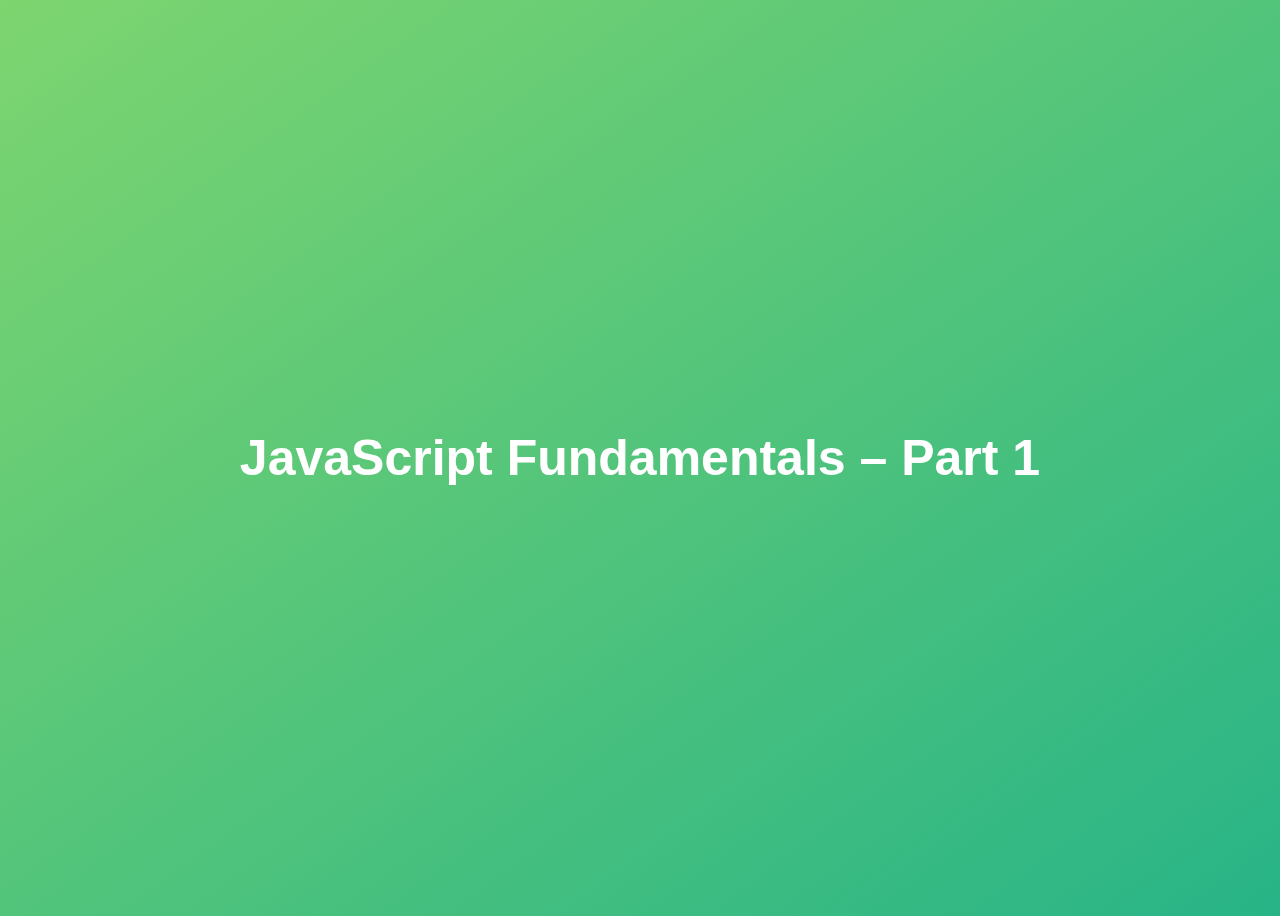
<file: 01-Fundamentals-Part-1/final/index.html>
<!DOCTYPE html>
<html lang="en">
  <head>
    <meta charset="UTF-8" />
    <meta name="viewport" content="width=device-width, initial-scale=1.0" />
    <meta http-equiv="X-UA-Compatible" content="ie=edge" />
    <title>JavaScript Fundamentals – Part 1</title>
    <style>
      body {
        height: 100vh;
        display: flex;
        align-items: center;
        background: linear-gradient(to top left, #28b487, #7dd56f);
      }
      h1 {
        font-family: sans-serif;
        font-size: 50px;
        line-height: 1.3;
        width: 100%;
        padding: 30px;
        text-align: center;
        color: white;
      }
    </style>
  </head>
  <body>
    <h1>JavaScript Fundamentals – Part 1</h1>

    <script src="script.js"></script>
  </body>
</html>
</file>
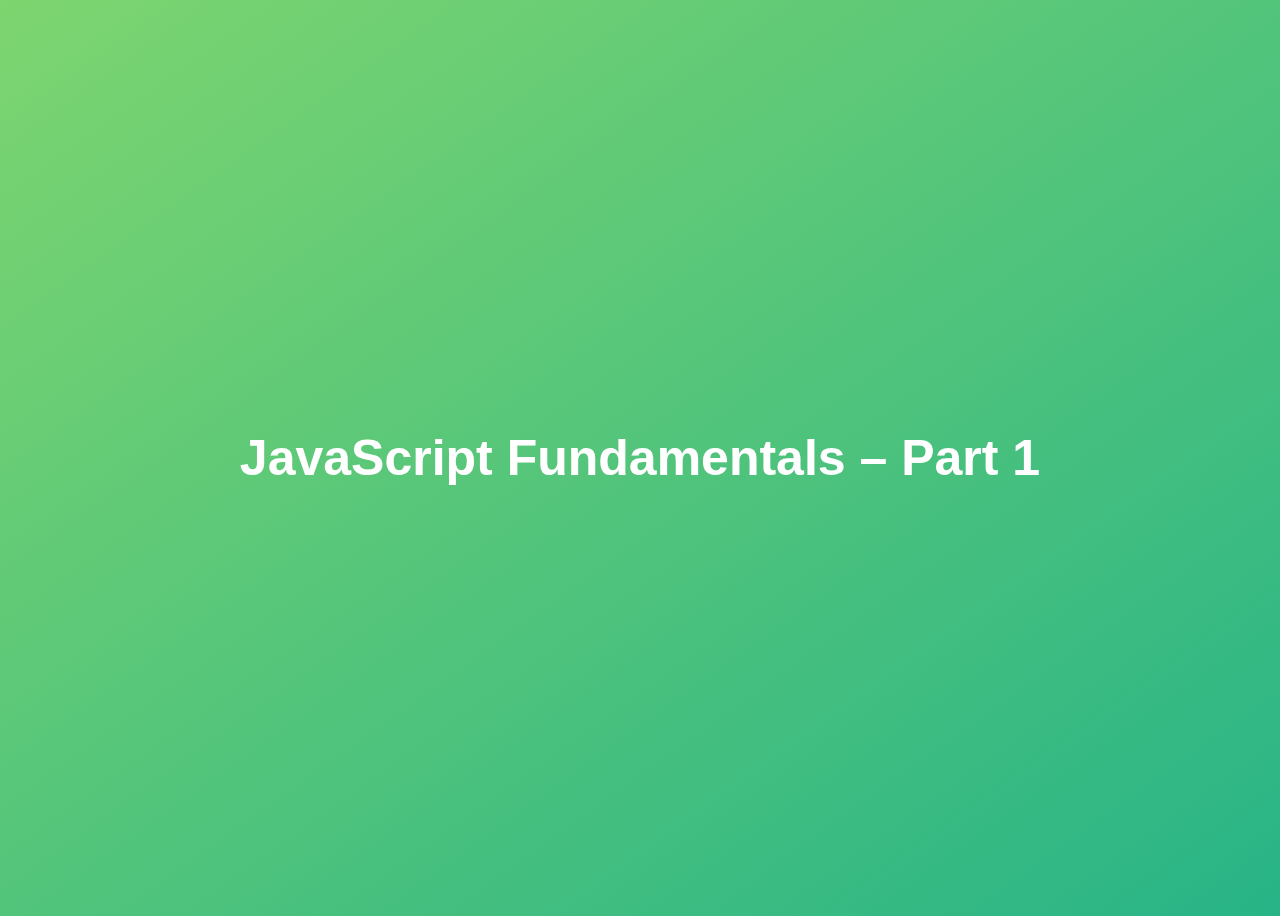
<file: 01-Fundamentals-Part-1/starter/index.html>
<!DOCTYPE html>
<html lang="en">
  <head>
    <meta charset="UTF-8" />
    <meta name="viewport" content="width=device-width, initial-scale=1.0" />
    <meta http-equiv="X-UA-Compatible" content="ie=edge" />
    <title>JavaScript Fundamentals – Part 1</title>
    <style>
      body {
        height: 100vh;
        display: flex;
        align-items: center;
        background: linear-gradient(to top left, #28b487, #7dd56f);
      }
      h1 {
        font-family: sans-serif;
        font-size: 50px;
        line-height: 1.3;
        width: 100%;
        padding: 30px;
        text-align: center;
        color: white;
      }
    </style>
  </head>
  <body>
    <h1>JavaScript Fundamentals – Part 1</h1>
  </body>
</html>
</file>
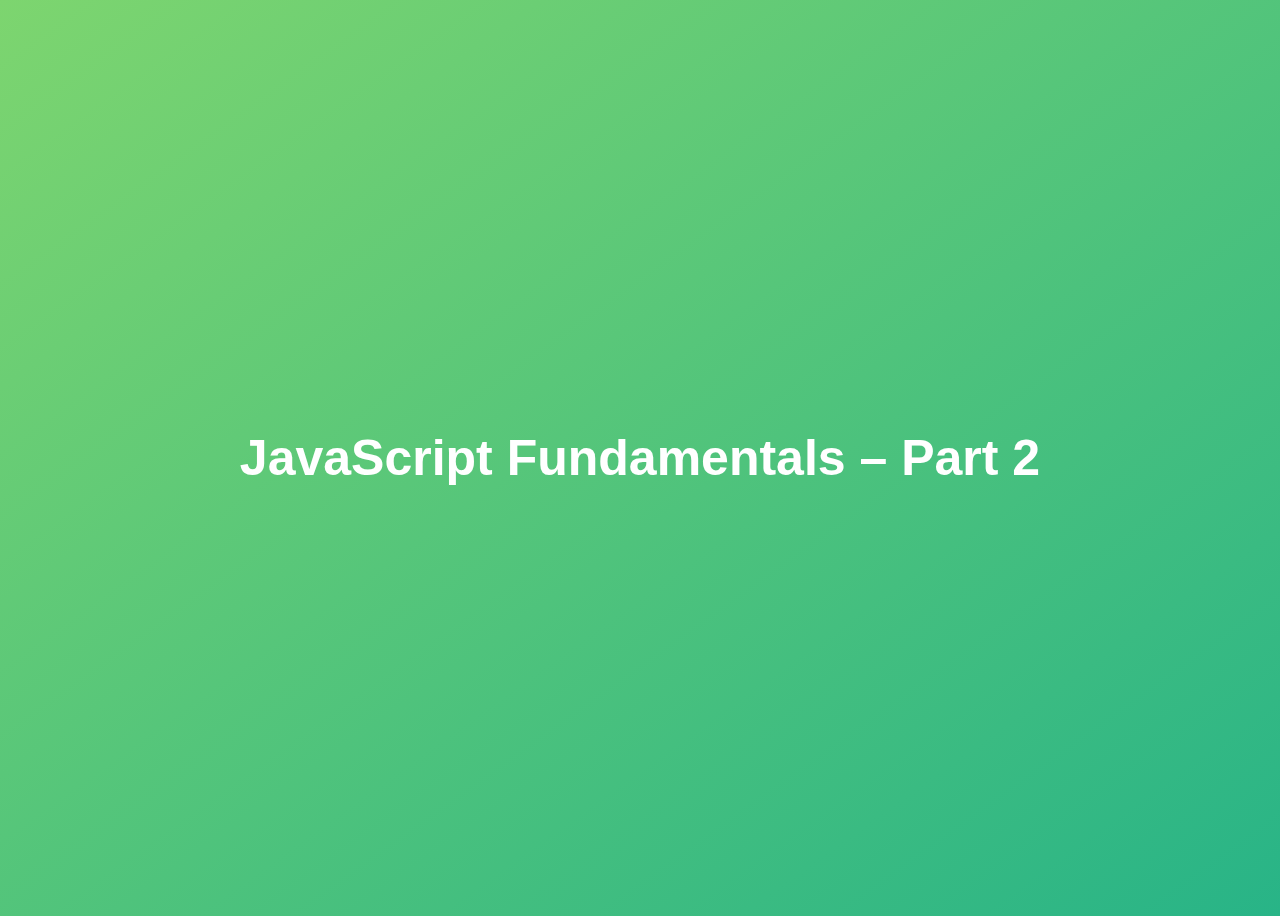
<file: 02-Fundamentals-Part-2/final/index.html>
<!DOCTYPE html>
<html lang="en">
  <head>
    <meta charset="UTF-8" />
    <meta name="viewport" content="width=device-width, initial-scale=1.0" />
    <meta http-equiv="X-UA-Compatible" content="ie=edge" />
    <title>JavaScript Fundamentals – Part 2</title>
    <style>
      body {
        height: 100vh;
        display: flex;
        align-items: center;
        background: linear-gradient(to top left, #28b487, #7dd56f);
      }
      h1 {
        font-family: sans-serif;
        font-size: 50px;
        line-height: 1.3;
        width: 100%;
        padding: 30px;
        text-align: center;
        color: white;
      }
    </style>
  </head>
  <body>
    <h1>JavaScript Fundamentals – Part 2</h1>
    <script src="script.js"></script>
  </body>
</html>
</file>
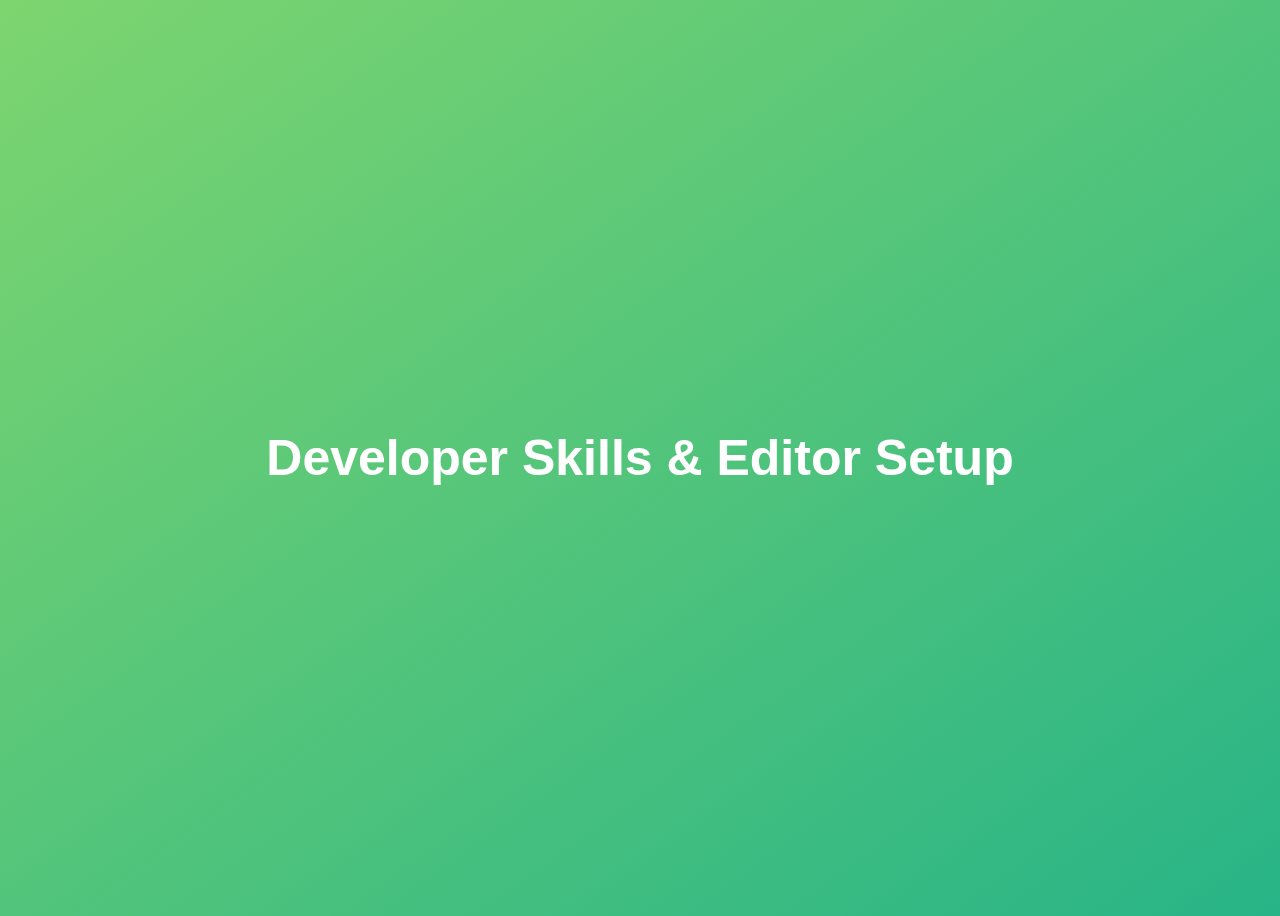
<file: 03-Developer-Skills/final/index.html>
<!DOCTYPE html>
<html lang="en">
  <head>
    <meta charset="UTF-8" />
    <meta name="viewport" content="width=device-width, initial-scale=1.0" />
    <meta http-equiv="X-UA-Compatible" content="ie=edge" />
    <title>Developer Skills & Editor Setup</title>
    <style>
      body {
        height: 100vh;
        display: flex;
        align-items: center;
        background: linear-gradient(to top left, #28b487, #7dd56f);
      }
      h1 {
        font-family: sans-serif;
        font-size: 50px;
        line-height: 1.3;
        width: 100%;
        padding: 30px;
        text-align: center;
        color: white;
      }
    </style>
  </head>
  <body>
    <h1>Developer Skills & Editor Setup</h1>
    <script src="script.js"></script>
  </body>
</html>
</file>
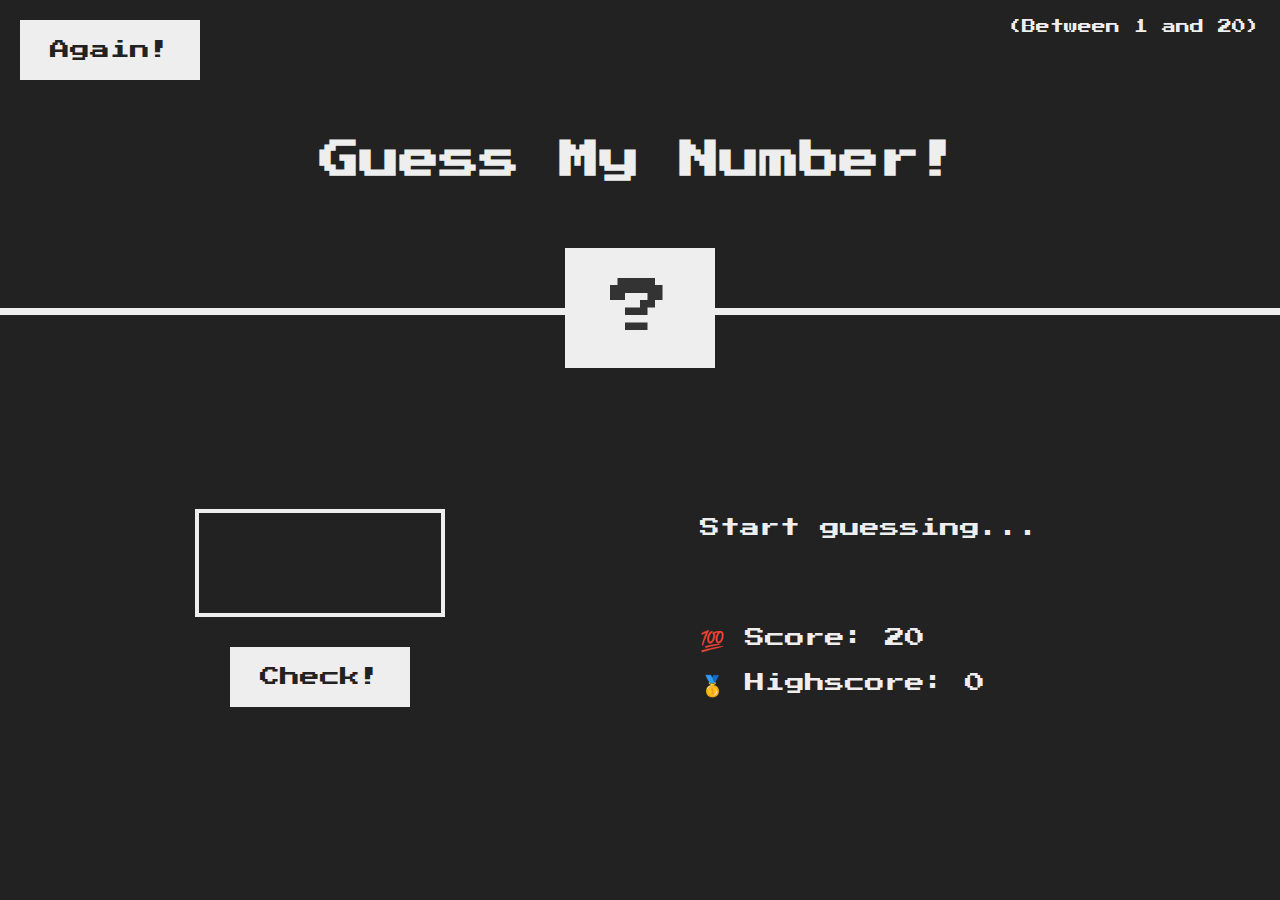
<file: 05-Guess-My-Number/final/index.html>
<!DOCTYPE html>
<html lang="en">
  <head>
    <meta charset="UTF-8" />
    <meta name="viewport" content="width=device-width, initial-scale=1.0" />
    <meta http-equiv="X-UA-Compatible" content="ie=edge" />
    <link rel="stylesheet" href="style.css" />
    <title>Guess My Number!</title>
  </head>
  <body>
    <header>
      <h1>Guess My Number!</h1>
      <p class="between">(Between 1 and 20)</p>
      <button class="btn again">Again!</button>
      <div class="number">?</div>
    </header>
    <main>
      <section class="left">
        <input type="number" class="guess" />
        <button class="btn check">Check!</button>
      </section>
      <section class="right">
        <p class="message">Start guessing...</p>
        <p class="label-score">💯 Score: <span class="score">20</span></p>
        <p class="label-highscore">
          🥇 Highscore: <span class="highscore">0</span>
        </p>
      </section>
    </main>
    <script src="script.js"></script>
  </body>
</html>
</file>
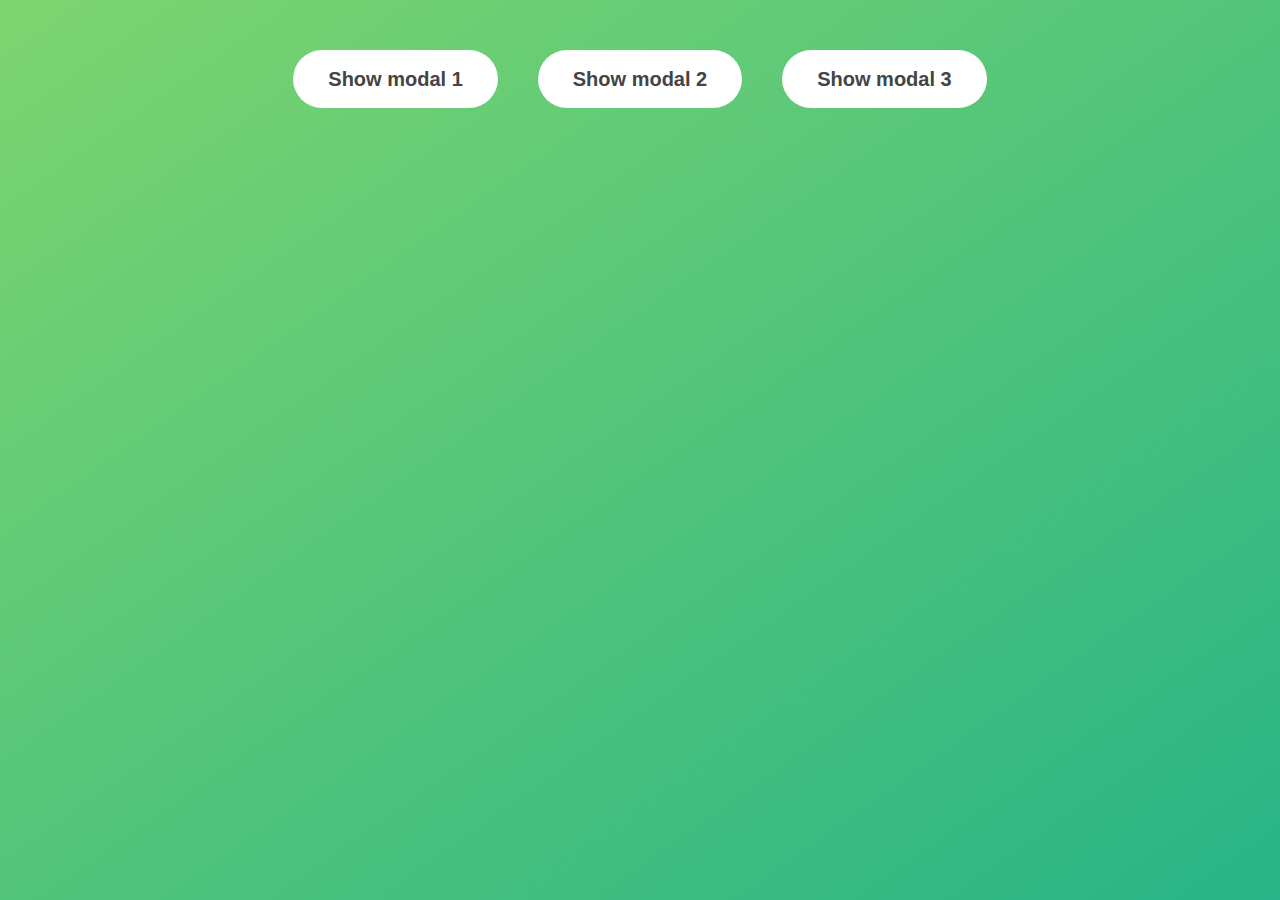
<file: 06-Modal/final/index.html>
<!DOCTYPE html>
<html lang="en">
  <head>
    <meta charset="UTF-8" />
    <meta name="viewport" content="width=device-width, initial-scale=1.0" />
    <meta http-equiv="X-UA-Compatible" content="ie=edge" />
    <link rel="stylesheet" href="style.css" />
    <title>Modal window</title>
  </head>
  <body>
    <button class="show-modal">Show modal 1</button>
    <button class="show-modal">Show modal 2</button>
    <button class="show-modal">Show modal 3</button>

    <div class="modal hidden">
      <button class="close-modal">&times;</button>
      <h1>I'm a modal window 😍</h1>
      <p>
        Lorem ipsum dolor sit amet, consectetur adipisicing elit, sed do eiusmod
        tempor incididunt ut labore et dolore magna aliqua. Ut enim ad minim
        veniam, quis nostrud exercitation ullamco laboris nisi ut aliquip ex ea
        commodo consequat. Duis aute irure dolor in reprehenderit in voluptate
        velit esse cillum dolore eu fugiat nulla pariatur. Excepteur sint
        occaecat cupidatat non proident, sunt in culpa qui officia deserunt
        mollit anim id est laborum.
      </p>
    </div>
    <div class="overlay hidden"></div>

    <script src="script.js"></script>
  </body>
</html>
</file>
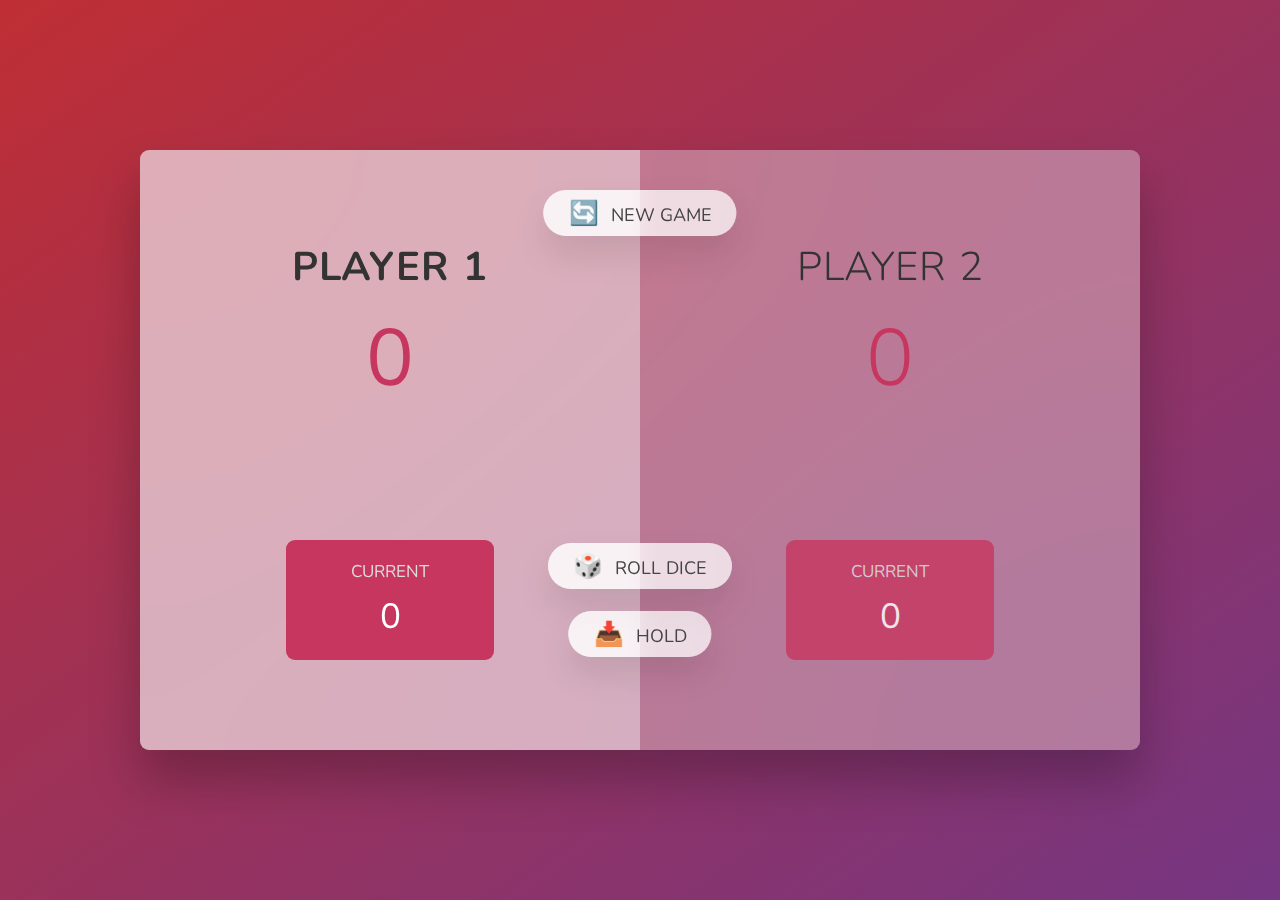
<file: 07-Pig-Game/final/index.html>
<!DOCTYPE html>
<html lang="en">
  <head>
    <meta charset="UTF-8" />
    <meta name="viewport" content="width=device-width, initial-scale=1.0" />
    <meta http-equiv="X-UA-Compatible" content="ie=edge" />
    <link rel="stylesheet" href="style.css" />
    <title>Pig Game</title>
  </head>
  <body>
    <main>
      <section class="player player--0 player--active">
        <h2 class="name" id="name--0">Player 1</h2>
        <p class="score" id="score--0">43</p>
        <div class="current">
          <p class="current-label">Current</p>
          <p class="current-score" id="current--0">0</p>
        </div>
      </section>
      <section class="player player--1">
        <h2 class="name" id="name--1">Player 2</h2>
        <p class="score" id="score--1">24</p>
        <div class="current">
          <p class="current-label">Current</p>
          <p class="current-score" id="current--1">0</p>
        </div>
      </section>

      <img src="dice-5.png" alt="Playing dice" class="dice" />
      <button class="btn btn--new">🔄 New game</button>
      <button class="btn btn--roll">🎲 Roll dice</button>
      <button class="btn btn--hold">📥 Hold</button>
    </main>
    <script src="script.js"></script>
  </body>
</html>
</file>
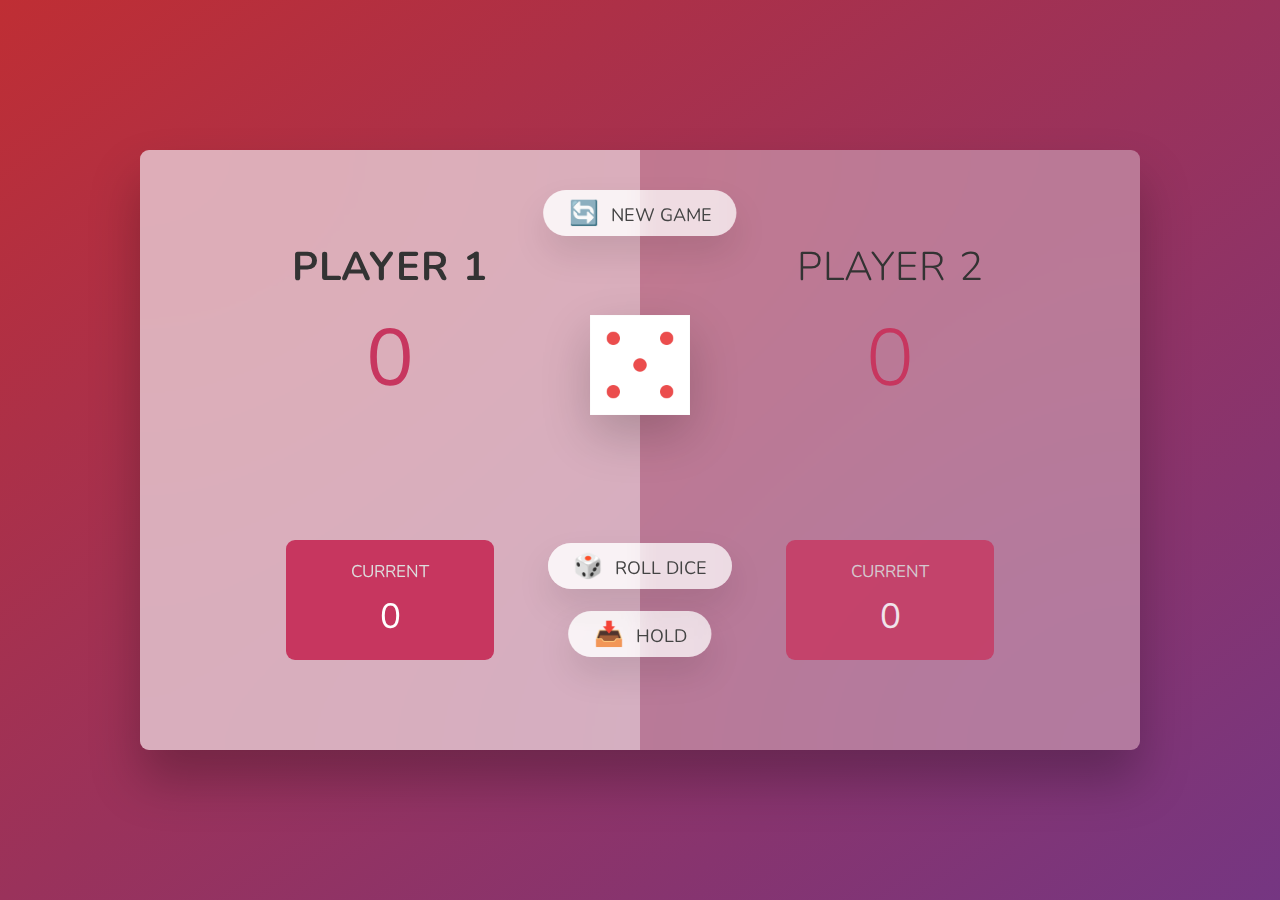
<file: 07-Pig-Game/starter/index.html>
<!DOCTYPE html>
<html lang="en">
  <head>
    <meta charset="UTF-8" />
    <meta name="viewport" content="width=device-width, initial-scale=1.0" />
    <meta http-equiv="X-UA-Compatible" content="ie=edge" />
    <link rel="stylesheet" href="style.css" />
    <title>Pig Game</title>
  </head>
  <body>
    <main>
      <section class="player player--0 player--active">
        <h2 class="name" id="name--0">Player 1</h2>
        <p class="score" id="score--0">0</p>
        <div class="current">
          <p class="current-label">Current</p>
          <p class="current-score" id="current--0">0</p>
        </div>
      </section>
      <section class="player player--1">
        <h2 class="name" id="name--1">Player 2</h2>
        <p class="score" id="score--1">0</p>
        <div class="current">
          <p class="current-label">Current</p>
          <p class="current-score" id="current--1">0</p>
        </div>
      </section>

      <img src="dice-5.png" alt="Playing dice" class="dice" />
      <button class="btn btn--new">🔄 New game</button>
      <button class="btn btn--roll">🎲 Roll dice</button>
      <button class="btn btn--hold">📥 Hold</button>
    </main>
    <script src="script.js"></script>
  </body>
</html>
</file>
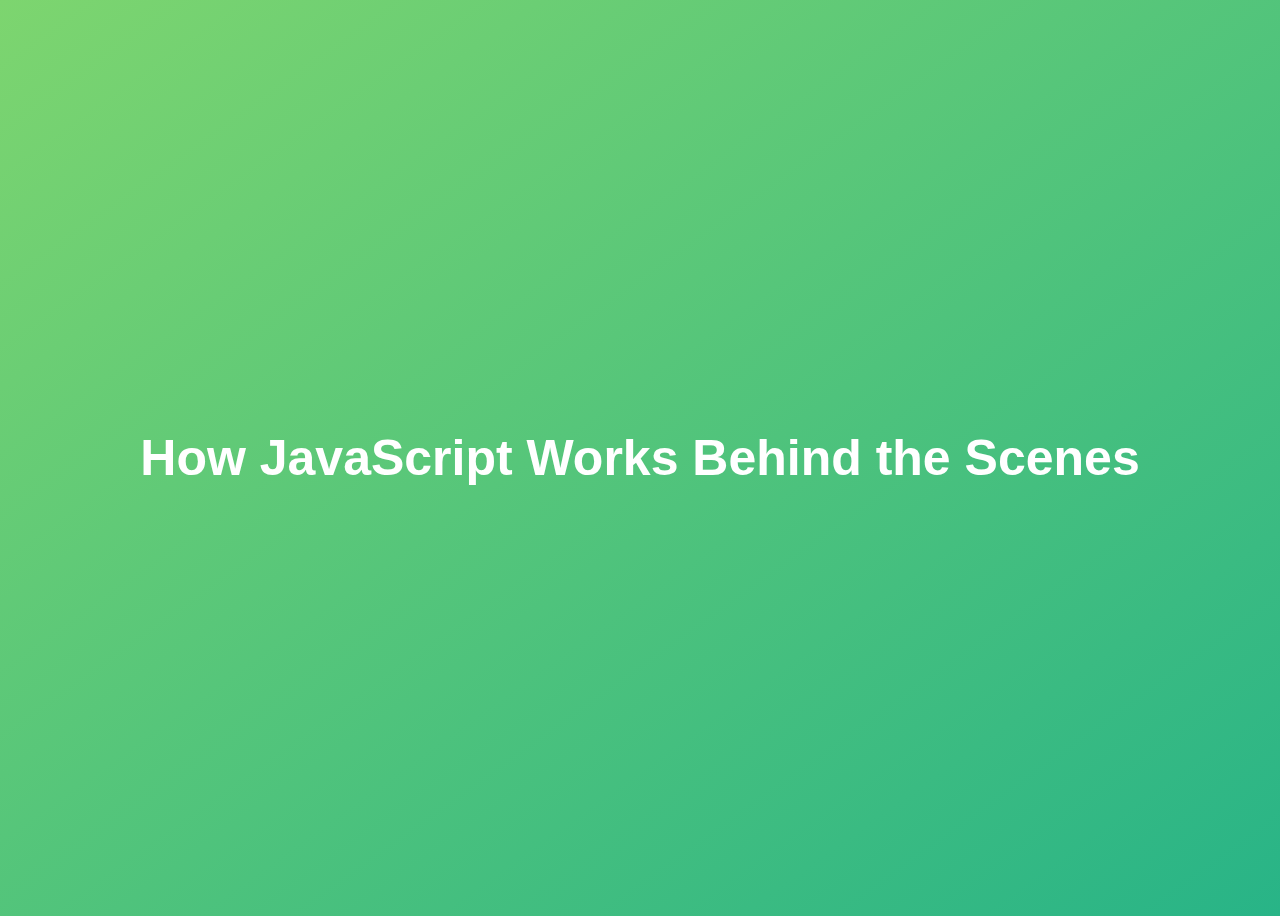
<file: 08-this keyword/final/index.html>
<!DOCTYPE html>
<html lang="en">
  <head>
    <meta charset="UTF-8" />
    <meta name="viewport" content="width=device-width, initial-scale=1.0" />
    <meta http-equiv="X-UA-Compatible" content="ie=edge" />
    <title>How JavaScript Works Behind the Scenes</title>
    <style>
      body {
        height: 100vh;
        display: flex;
        align-items: center;
        background: linear-gradient(to top left, #28b487, #7dd56f);
      }
      h1 {
        font-family: sans-serif;
        font-size: 50px;
        line-height: 1.3;
        width: 100%;
        padding: 30px;
        text-align: center;
        color: white;
      }
    </style>
  </head>
  <body>
    <h1>How JavaScript Works Behind the Scenes</h1>
    <script src="script.js"></script>
  </body>
</html>
</file>
<file: 05-Guess-My-Number/final/style.css>
@import url('https://fonts.googleapis.com/css?family=Press+Start+2P&display=swap');

* {
  margin: 0;
  padding: 0;
  box-sizing: inherit;
}

html {
  font-size: 62.5%;
  box-sizing: border-box;
}

body {
  font-family: 'Press Start 2P', sans-serif;
  color: #eee;
  background-color: #222;
  /* background-color: #60b347; */
}

/* LAYOUT */
header {
  position: relative;
  height: 35vh;
  border-bottom: 7px solid #eee;
}

main {
  height: 65vh;
  color: #eee;
  display: flex;
  align-items: center;
  justify-content: space-around;
}

.left {
  width: 52rem;
  display: flex;
  flex-direction: column;
  align-items: center;
}

.right {
  width: 52rem;
  font-size: 2rem;
}

/* ELEMENTS STYLE */
h1 {
  font-size: 4rem;
  text-align: center;
  position: absolute;
  width: 100%;
  top: 52%;
  left: 50%;
  transform: translate(-50%, -50%);
}

.number {
  background: #eee;
  color: #333;
  font-size: 6rem;
  width: 15rem;
  padding: 3rem 0rem;
  text-align: center;
  position: absolute;
  bottom: 0;
  left: 50%;
  transform: translate(-50%, 50%);
}

.between {
  font-size: 1.4rem;
  position: absolute;
  top: 2rem;
  right: 2rem;
}

.again {
  position: absolute;
  top: 2rem;
  left: 2rem;
}

.guess {
  background: none;
  border: 4px solid #eee;
  font-family: inherit;
  color: inherit;
  font-size: 5rem;
  padding: 2.5rem;
  width: 25rem;
  text-align: center;
  display: block;
  margin-bottom: 3rem;
}

.btn {
  border: none;
  background-color: #eee;
  color: #222;
  font-size: 2rem;
  font-family: inherit;
  padding: 2rem 3rem;
  cursor: pointer;
}

.btn:hover {
  background-color: #ccc;
}

.message {
  margin-bottom: 8rem;
  height: 3rem;
}

.label-score {
  margin-bottom: 2rem;
}
</file>
<file: 06-Modal/final/style.css>
* {
  margin: 0;
  padding: 0;
  box-sizing: inherit;
}

html {
  font-size: 62.5%;
  box-sizing: border-box;
}

body {
  font-family: sans-serif;
  color: #333;
  line-height: 1.5;
  height: 100vh;
  position: relative;
  display: flex;
  align-items: flex-start;
  justify-content: center;
  background: linear-gradient(to top left, #28b487, #7dd56f);
}

.show-modal {
  font-size: 2rem;
  font-weight: 600;
  padding: 1.75rem 3.5rem;
  margin: 5rem 2rem;
  border: none;
  background-color: #fff;
  color: #444;
  border-radius: 10rem;
  cursor: pointer;
}

.close-modal {
  position: absolute;
  top: 1.2rem;
  right: 2rem;
  font-size: 5rem;
  color: #333;
  cursor: pointer;
  border: none;
  background: none;
}

h1 {
  font-size: 2.5rem;
  margin-bottom: 2rem;
}

p {
  font-size: 1.8rem;
}

/* -------------------------- */
/* CLASSES TO MAKE MODAL WORK */
.hidden {
  display: none;
}

.modal {
  position: absolute;
  top: 50%;
  left: 50%;
  transform: translate(-50%, -50%);
  width: 70%;

  background-color: white;
  padding: 6rem;
  border-radius: 5px;
  box-shadow: 0 3rem 5rem rgba(0, 0, 0, 0.3);
  z-index: 10;
}

.overlay {
  position: absolute;
  top: 0;
  left: 0;
  width: 100%;
  height: 100%;
  background-color: rgba(0, 0, 0, 0.6);
  backdrop-filter: blur(3px);
  z-index: 5;
}
</file>
<file: 07-Pig-Game/final/style.css>
@import url('https://fonts.googleapis.com/css2?family=Nunito&display=swap');

* {
  margin: 0;
  padding: 0;
  box-sizing: inherit;
}

html {
  font-size: 62.5%;
  box-sizing: border-box;
}

body {
  font-family: 'Nunito', sans-serif;
  font-weight: 400;
  height: 100vh;
  color: #333;
  background-image: linear-gradient(to top left, #753682 0%, #bf2e34 100%);
  display: flex;
  align-items: center;
  justify-content: center;
}

/* LAYOUT */
main {
  position: relative;
  width: 100rem;
  height: 60rem;
  background-color: rgba(255, 255, 255, 0.35);
  backdrop-filter: blur(200px);
  filter: blur();
  box-shadow: 0 3rem 5rem rgba(0, 0, 0, 0.25);
  border-radius: 9px;
  overflow: hidden;
  display: flex;
}

.player {
  flex: 50%;
  padding: 9rem;
  display: flex;
  flex-direction: column;
  align-items: center;
  transition: all 0.75s;
}

/* ELEMENTS */
.name {
  position: relative;
  font-size: 4rem;
  text-transform: uppercase;
  letter-spacing: 1px;
  word-spacing: 2px;
  font-weight: 300;
  margin-bottom: 1rem;
}

.score {
  font-size: 8rem;
  font-weight: 300;
  color: #c7365f;
  margin-bottom: auto;
}

.player--active {
  background-color: rgba(255, 255, 255, 0.4);
}
.player--active .name {
  font-weight: 700;
}
.player--active .score {
  font-weight: 400;
}

.player--active .current {
  opacity: 1;
}

.current {
  background-color: #c7365f;
  opacity: 0.8;
  border-radius: 9px;
  color: #fff;
  width: 65%;
  padding: 2rem;
  text-align: center;
  transition: all 0.75s;
}

.current-label {
  text-transform: uppercase;
  margin-bottom: 1rem;
  font-size: 1.7rem;
  color: #ddd;
}

.current-score {
  font-size: 3.5rem;
}

/* ABSOLUTE POSITIONED ELEMENTS */
.btn {
  position: absolute;
  left: 50%;
  transform: translateX(-50%);
  color: #444;
  background: none;
  border: none;
  font-family: inherit;
  font-size: 1.8rem;
  text-transform: uppercase;
  cursor: pointer;
  font-weight: 400;
  transition: all 0.2s;

  background-color: white;
  background-color: rgba(255, 255, 255, 0.6);
  backdrop-filter: blur(10px);

  padding: 0.7rem 2.5rem;
  border-radius: 50rem;
  box-shadow: 0 1.75rem 3.5rem rgba(0, 0, 0, 0.1);
}

.btn::first-letter {
  font-size: 2.4rem;
  display: inline-block;
  margin-right: 0.7rem;
}

.btn--new {
  top: 4rem;
}
.btn--roll {
  top: 39.3rem;
}
.btn--hold {
  top: 46.1rem;
}

.btn:active {
  transform: translate(-50%, 3px);
  box-shadow: 0 1rem 2rem rgba(0, 0, 0, 0.15);
}

.btn:focus {
  outline: none;
}

.dice {
  position: absolute;
  left: 50%;
  top: 16.5rem;
  transform: translateX(-50%);
  height: 10rem;
  box-shadow: 0 2rem 5rem rgba(0, 0, 0, 0.2);
}

.player--winner {
  background-color: #2f2f2f;
}

.player--winner .name {
  font-weight: 700;
  color: #c7365f;
}

.hidden {
  display: none;
}
</file>
<file: 07-Pig-Game/starter/style.css>
@import url('https://fonts.googleapis.com/css2?family=Nunito&display=swap');

* {
  margin: 0;
  padding: 0;
  box-sizing: inherit;
}

html {
  font-size: 62.5%;
  box-sizing: border-box;
}

body {
  font-family: 'Nunito', sans-serif;
  font-weight: 400;
  height: 100vh;
  color: #333;
  background-image: linear-gradient(to top left, #753682 0%, #bf2e34 100%);
  display: flex;
  align-items: center;
  justify-content: center;
}

/* LAYOUT */
main {
  position: relative;
  width: 100rem;
  height: 60rem;
  background-color: rgba(255, 255, 255, 0.35);
  backdrop-filter: blur(200px);
  filter: blur();
  box-shadow: 0 3rem 5rem rgba(0, 0, 0, 0.25);
  border-radius: 9px;
  overflow: hidden;
  display: flex;
}

.player {
  flex: 50%;
  padding: 9rem;
  display: flex;
  flex-direction: column;
  align-items: center;
  transition: all 0.75s;
}

/* ELEMENTS */
.name {
  position: relative;
  font-size: 4rem;
  text-transform: uppercase;
  letter-spacing: 1px;
  word-spacing: 2px;
  font-weight: 300;
  margin-bottom: 1rem;
}

.score {
  font-size: 8rem;
  font-weight: 300;
  color: #c7365f;
  margin-bottom: auto;
}

.player--active {
  background-color: rgba(255, 255, 255, 0.4);
}
.player--active .name {
  font-weight: 700;
}
.player--active .score {
  font-weight: 400;
}

.player--active .current {
  opacity: 1;
}

.current {
  background-color: #c7365f;
  opacity: 0.8;
  border-radius: 9px;
  color: #fff;
  width: 65%;
  padding: 2rem;
  text-align: center;
  transition: all 0.75s;
}

.current-label {
  text-transform: uppercase;
  margin-bottom: 1rem;
  font-size: 1.7rem;
  color: #ddd;
}

.current-score {
  font-size: 3.5rem;
}

/* ABSOLUTE POSITIONED ELEMENTS */
.btn {
  position: absolute;
  left: 50%;
  transform: translateX(-50%);
  color: #444;
  background: none;
  border: none;
  font-family: inherit;
  font-size: 1.8rem;
  text-transform: uppercase;
  cursor: pointer;
  font-weight: 400;
  transition: all 0.2s;

  background-color: white;
  background-color: rgba(255, 255, 255, 0.6);
  backdrop-filter: blur(10px);

  padding: 0.7rem 2.5rem;
  border-radius: 50rem;
  box-shadow: 0 1.75rem 3.5rem rgba(0, 0, 0, 0.1);
}

.btn::first-letter {
  font-size: 2.4rem;
  display: inline-block;
  margin-right: 0.7rem;
}

.btn--new {
  top: 4rem;
}
.btn--roll {
  top: 39.3rem;
}
.btn--hold {
  top: 46.1rem;
}

.btn:active {
  transform: translate(-50%, 3px);
  box-shadow: 0 1rem 2rem rgba(0, 0, 0, 0.15);
}

.btn:focus {
  outline: none;
}

.dice {
  position: absolute;
  left: 50%;
  top: 16.5rem;
  transform: translateX(-50%);
  height: 10rem;
  box-shadow: 0 2rem 5rem rgba(0, 0, 0, 0.2);
}

.player--winner {
  background-color: #161515;
}

.player--winner .name {
  font-weight: 700;
  color: #c7365f;
}
</file>
